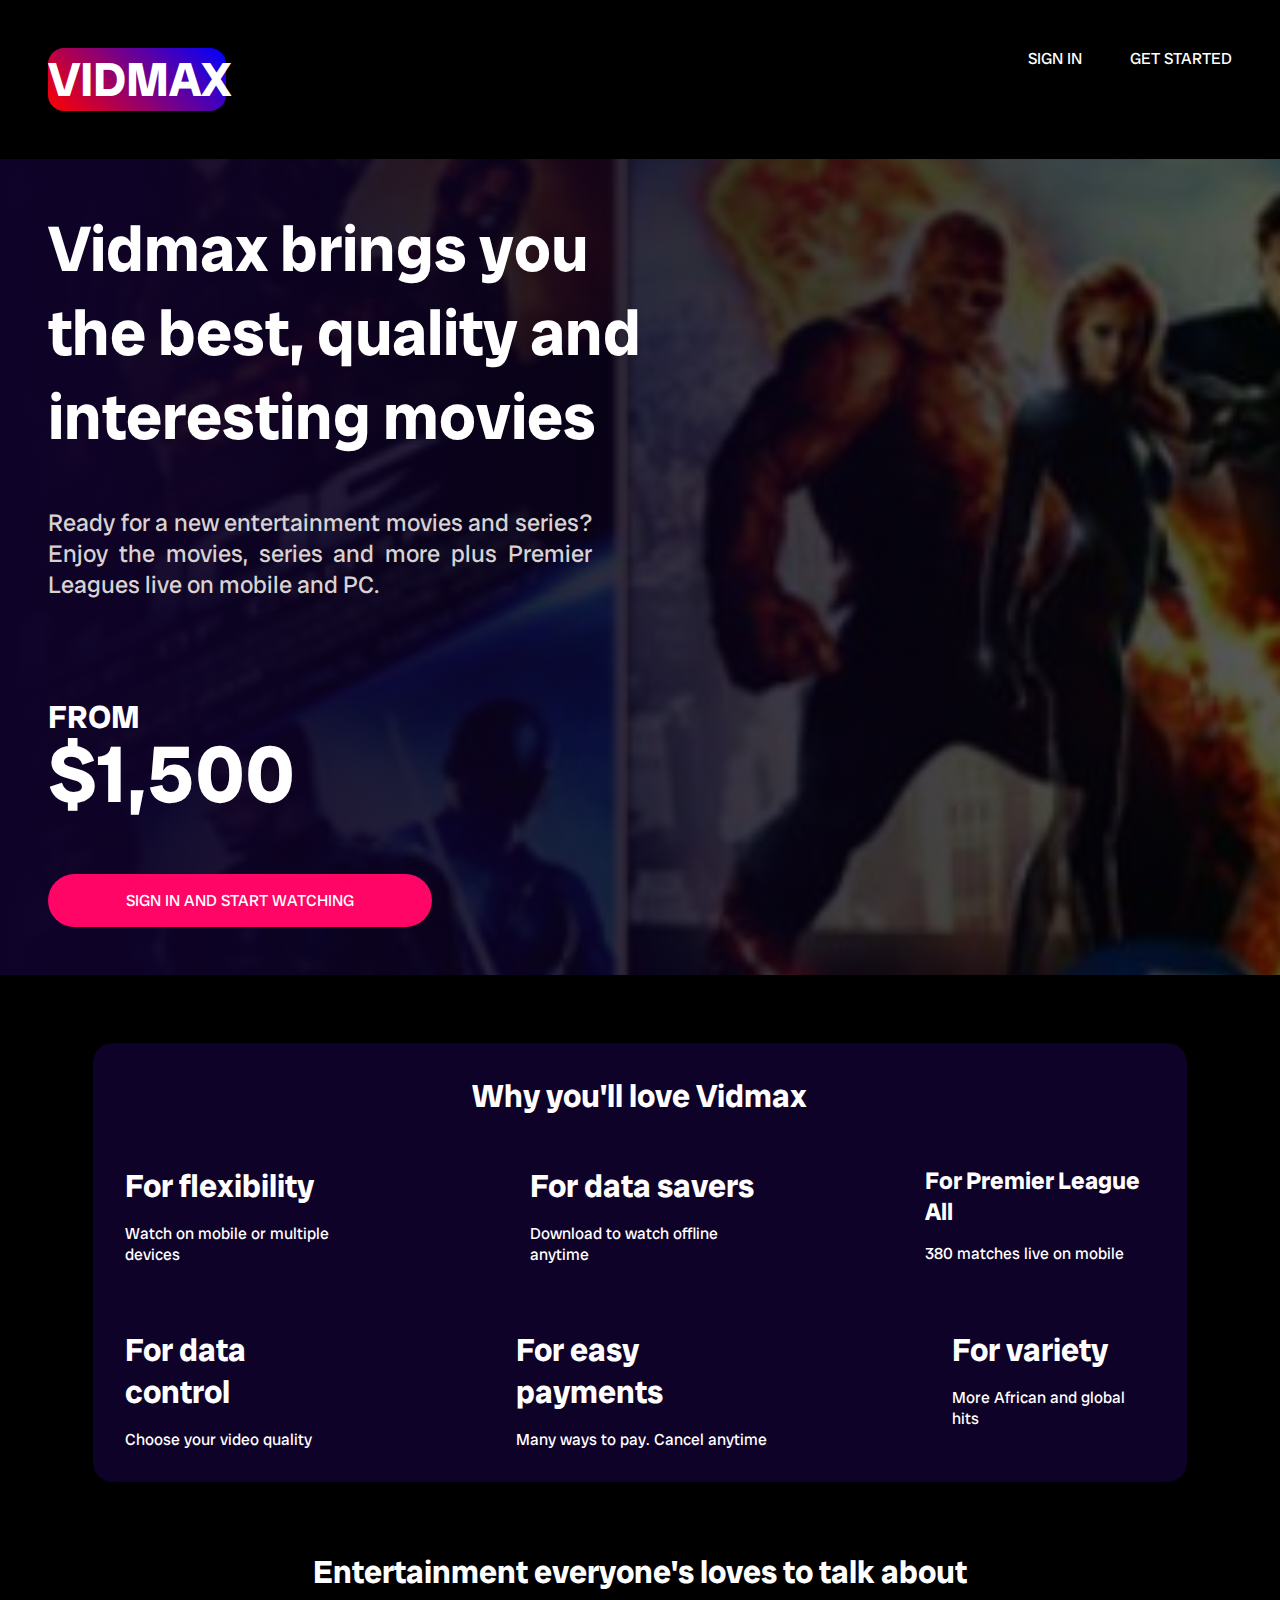
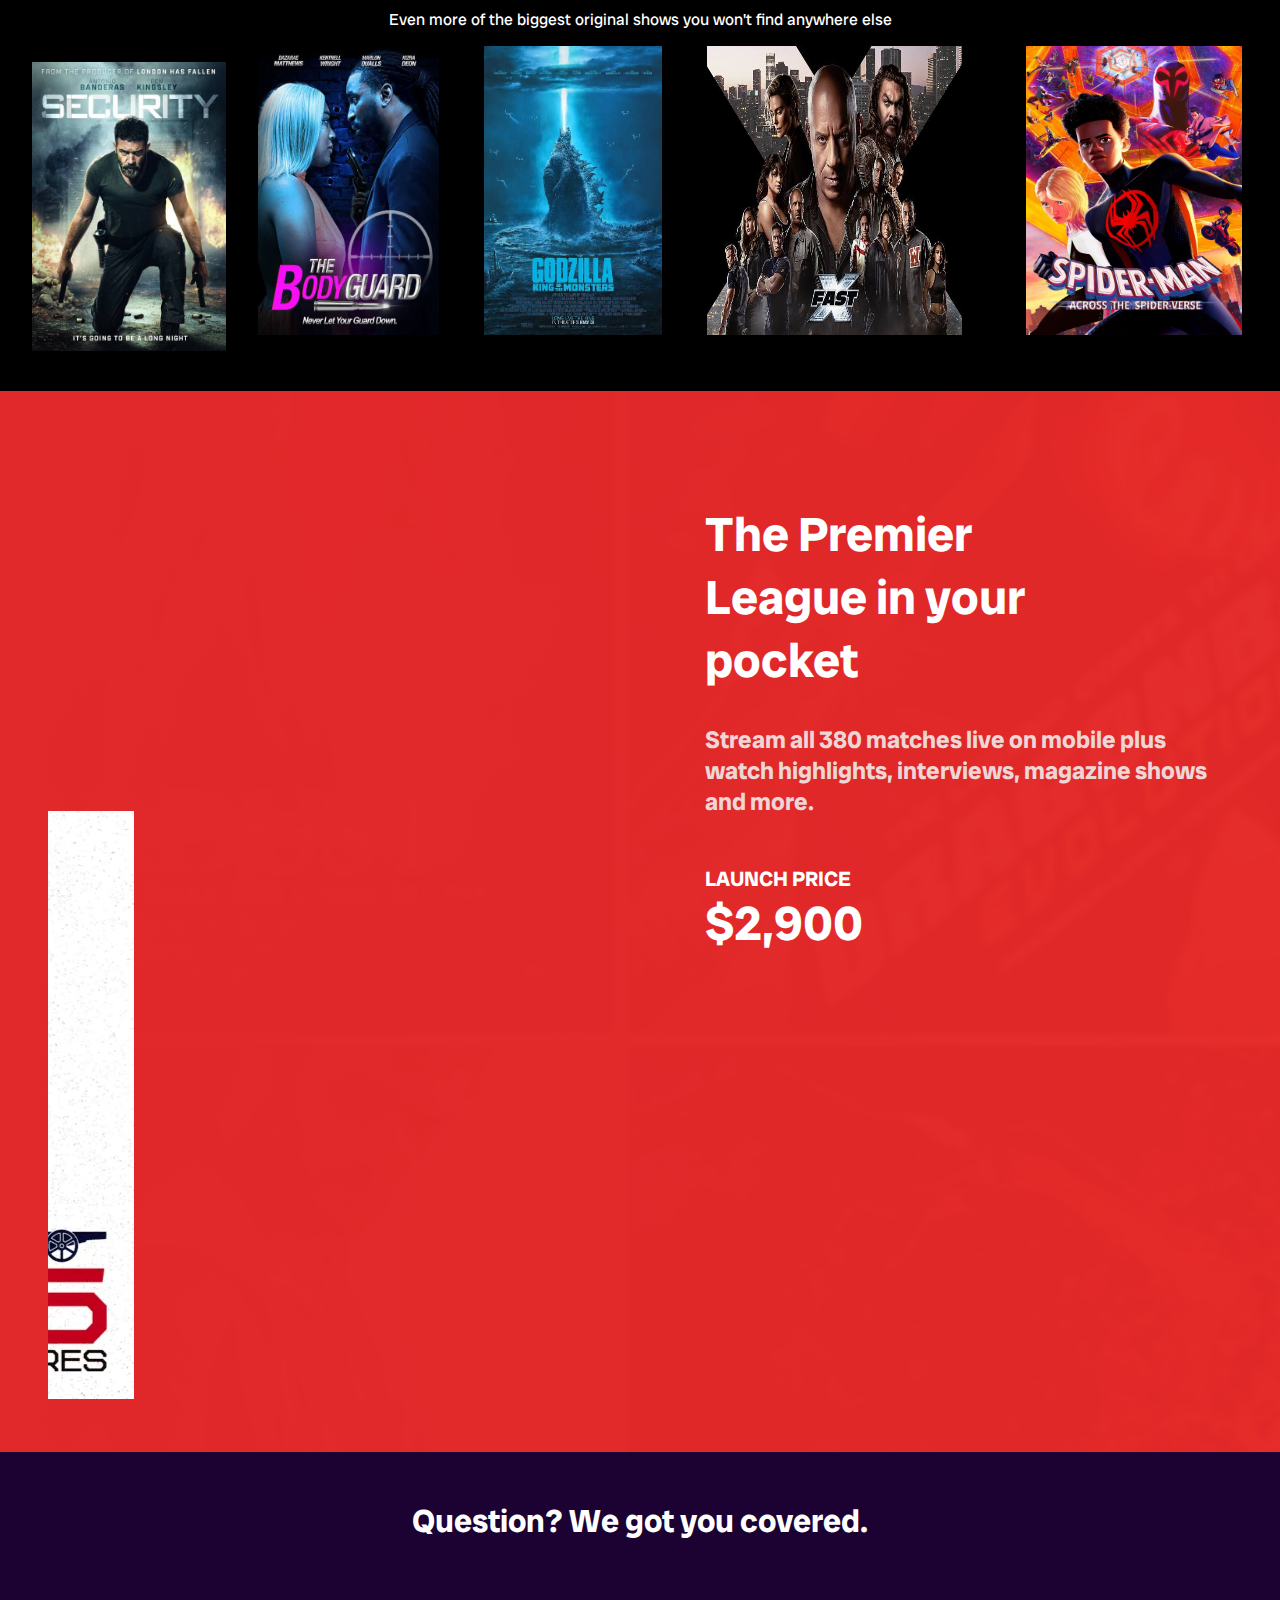
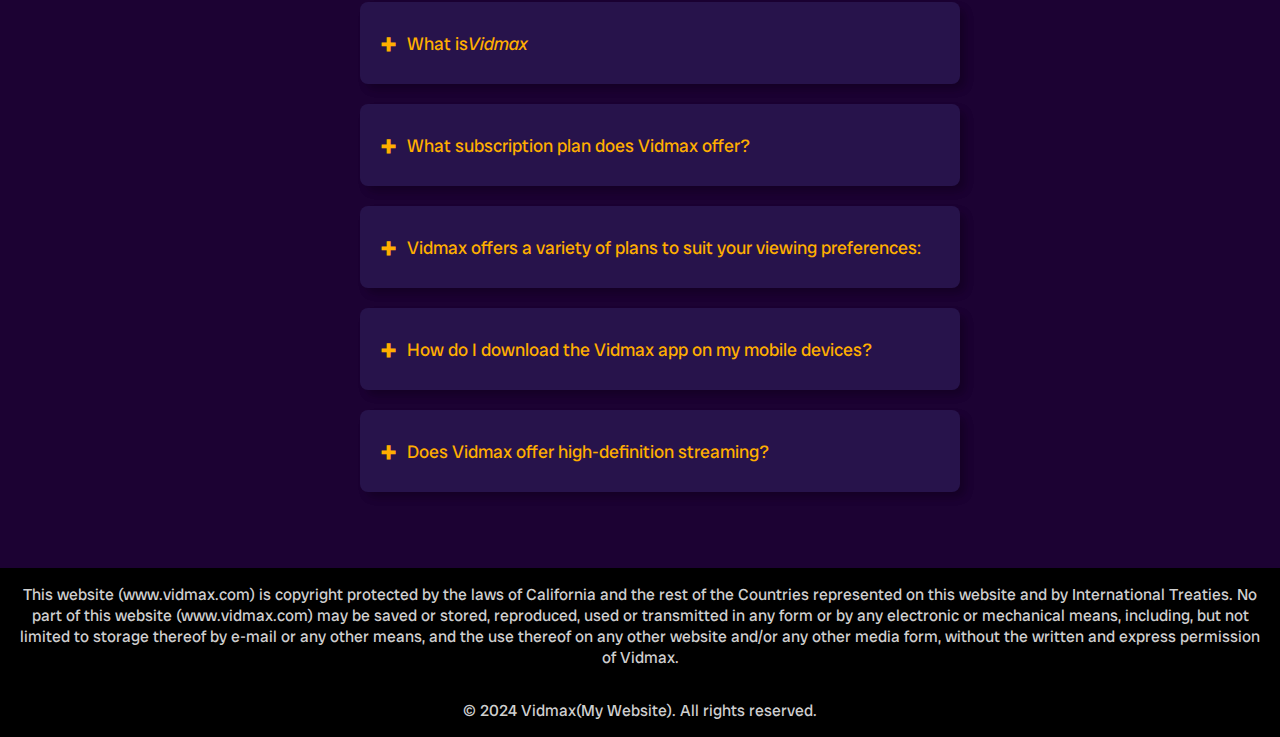
<file: index.html>
<!DOCTYPE html>
<html lang="en">
  <head>
    <meta charset="UTF-8" />
    <meta name="viewport" content="width=device-width, initial-scale=1.0" />
    <title>My Web Page</title>
    <link rel="stylesheet" href="./style.css" />
    <link rel="stylesheet" href="./sign in.html">
    <link rel="stylesheet" href="./about us.html">
    <!-- <link href='https://unpkg.com/boxicons@2.1.4/css/boxicons.min.css' rel='stylesheet'> -->

  </head>
  <body>
  
    <section class="container">
      <div class="left">
        <div class="name">
          <h1>vidmax</h1>
        </div>

        <nav>
          <ul class="list">
            <li><a href="sign in.html">SIGN IN</a></li>
            <li><a href="about us.html">GET STARTED</a></li>
          </ul>
        </nav>
      </div>

      <div class="right">
        <h1>Vidmax brings you the best, quality and interesting movies</h1>
        <p>
          Ready for a new entertainment movies and series? Enjoy the movies,
          series and more plus Premier Leagues live on mobile and PC.
        </p>
        <h2>FROM </h2>
        <h3>$1,500 </h3>
        <button><a href="#">SIGN IN AND START WATCHING</a></button>
      </div>
        <div class="down">
            <div class="reason">
                <h1>Why you'll love Vidmax</h1> 

                <div class="direction">
                    <div class="first">
                        <h1>For flexibility </h2>
                        <p>Watch on mobile or multiple devices</p>
                    </div>

                    <div class="second">
                        <h1>For data savers</h3> 
                       <p>Download to watch offline anytime </p>
                    </div>
                 
                    <div class="third">
                        <h1>For Premier League All</h4>
                        <p>380 matches live on mobile </p>
                    </div>
                </div>

                  <div class="direction-2">
                        <div class="fourth">
                            <h1>For data control</h5>
                            <p>Choose your video quality</p>
                        </div>
                     
                        <div class="fifth">
                            <h1>For easy payments</h6> 
                            <p>Many ways to pay. Cancel anytime</p>
                        </div>
                    
                        <div class="sixth">
                            <h1>For variety</h1>
                            <p>More African and global hits</p>
                         </div>
                  </div>
            </div>
        </div>
      <div class="movies">
        <h1>Entertainment everyone's loves to talk about</h1>
        <p>Even more of the biggest original shows you won't find anywhere else</p>
      </div>
      <div class="images">
        <div class="image1">
          <img src="./Image 1.jpeg" alt="">
        </div>
        <div class="image2">
          <img src="./Image 2.jpeg" alt="">
        </div>
        <div class="image3">
          <img src="./Image 3.jpeg" alt="">
        </div>
        <div class="image4">
          <img src="./Image 4.jpeg" alt="">
        </div>
        <div class="image5">
          <img src="./spiderman.jpg" alt="">
        </div>
      </div>

      <div class="premier">
        <marquee behavior="" direction="right" scrollamount="10"><img src="./premier2.webp" alt="">
        <img src="./premier4.webp" alt="">
      </marquee>
        <div class="price">
          <h1>The Premier League
            in your pocket</h1>
          <h2>Stream all 380 matches live on mobile plus watch highlights, interviews, magazine shows and more.</h2>
            <h3>LAUNCH PRICE</h3>
            <p>$2,900</p>
        </div>
      </div>

      <div class="accord">
        <h1>Question? We got you covered.</h1>
      <ul class="accordion">
        <li>
          <input type="radio" name="accordion" id="first" />
          <label for="first" style="color: rgb(255, 174, 0);">What is <i>Vidmax</i></label>
          <div class="content">
            <p>
              <i><b>Vidmax</b></i> is an ad-free video-on-demand service that brings you a wide array 
              of series, movies, documentaries, Vidmax Originals, kids’ shows, and Premier 
              League games. With one low monthly price, you get unlimited access, new content 
              added weekly, and the freedom to watch anytime. Plus, there are no contracts, so you
               can cancel whenever you wish.
            </p>
          </div>
        </li>
  
        <li>
          <input type="radio" name="accordion" id="second" />
          <label for="second" style="color: rgb(255, 174, 0);">What subscription plan does Vidmax offer?</label>
          <div class="content">
            <p>
              <i>Vidmax </i>offers a variety of plans to suit your viewing preferences:
  
              <i>Vidmax </i>Entertainment plan for all devices
              This is the standard <i>Vidmax</i> plan that offers customers a range of series, movies, 
              kids’ shows, documentaries including <i>Vidmax</i> Originals, MultiChoice originals, and shows 
              from NBC, HBO, Sony, BBC, Sky, Peacock, and other networks on up to five different devices, 
              with two simultaneous streams.
  
              <i>Vidmax</i> Entertainment Mobile plan
               This is the mobile version of the <i>Vidmax</i> Entertainment plan, and it offers customers the
               same content at half the price, available on one mobile device.
  
              <i>Vidmax</i> Premier League Mobile
               This mobile-only plan includes live streaming of every Premier League match, match highlights,
               behind-the-scenes content, talk shows, interviews, and more. Please note that this plan is available 
               only on mobile devices.
            </p>
          </div>
        </li>
  
        <li>
          <input type="radio" name="accordion" id="third" />
          <label for="third" style="color: rgb(255, 174, 0);"> Vidmax offers a variety of plans to suit your viewing preferences:</label>
          <div class="content">
            <p>
              <i>Vidmax </i> Entertainment plan for all devices
              This is the standard Vidmax plan that offers customers a range of series, movies, 
              kids’ shows, documentaries including <i>Vidmax</i> Originals, MultiChoice originals, and shows.
  
              
              <i>Vidmax </i> Entertainment Mobile plan
              This is the mobile version of the <i>Vidmax </i> Entertainment plan, and it offers 
              customers the same content at half the price, available on one mobile device.
              
              <i>Vidmax</i> Premier League Mobile
              This mobile-only plan includes live streaming of every Premier League match, 
              match highlights, behind-the-scenes content, talk shows, interviews, and more. 
              <i>Please note that this plan is available only on mobile devices.</i>
            </p>
          </div>
        </li>
  
        <li>
          <input type="radio" name="accordion" id="fourth" />
          <label for="fourth" style="color: rgb(255, 174, 0);;"> How do I download the Vidmax app on my mobile devices?</label>
          <div class="content">
            <p>
              Visit the App Store, Google Play or Huawei app Store on your device.
              Launch the App Store, Google Play or Huawei App Store on your device.
              Search for Vidmax.
              Install the free Vidmax app that appears in the search results.
              Log in with your Vidmax account to enjoy seamless streaming and downloading.
              (You will need to have set up your account on the website Vidmax.com before logging in on the app.)
            </p>
          </div>
        </li>
  
        <li>
          <input type="radio" name="accordion" id="fifth" />
          <label for="fifth" style="color: rgb(255, 174, 0);;"> Does Vidmax offer high-definition streaming?</label>
          <div class="content">
            <p>
              Yes, Vidmax has embraced higher viewing resolutions for better quality images.
               All content is available at 1080p or above, ensuring that you enjoy your favourite shows
               and movies in crisp, clear high definition.
            </p>
          </div>
        </li>
      </ul>
    </div>

      <footer class="foot">
        <h1>This website (www.vidmax.com) is copyright protected by the laws of California and
         the rest of the Countries represented on this website and by International Treaties.
          No part of this website (www.vidmax.com) may be saved or stored, reproduced, used or transmitted
           in any form or by any electronic or mechanical means, including, but not limited to storage thereof
            by e-mail or any other means, and the use thereof on any other website and/or any other media form, 
            without the written and express permission of Vidmax.</h1>
        <p>© 2024 Vidmax(My Website). All rights reserved.</p>
          </footer>
    </section>
  </body>
</html>
</file>
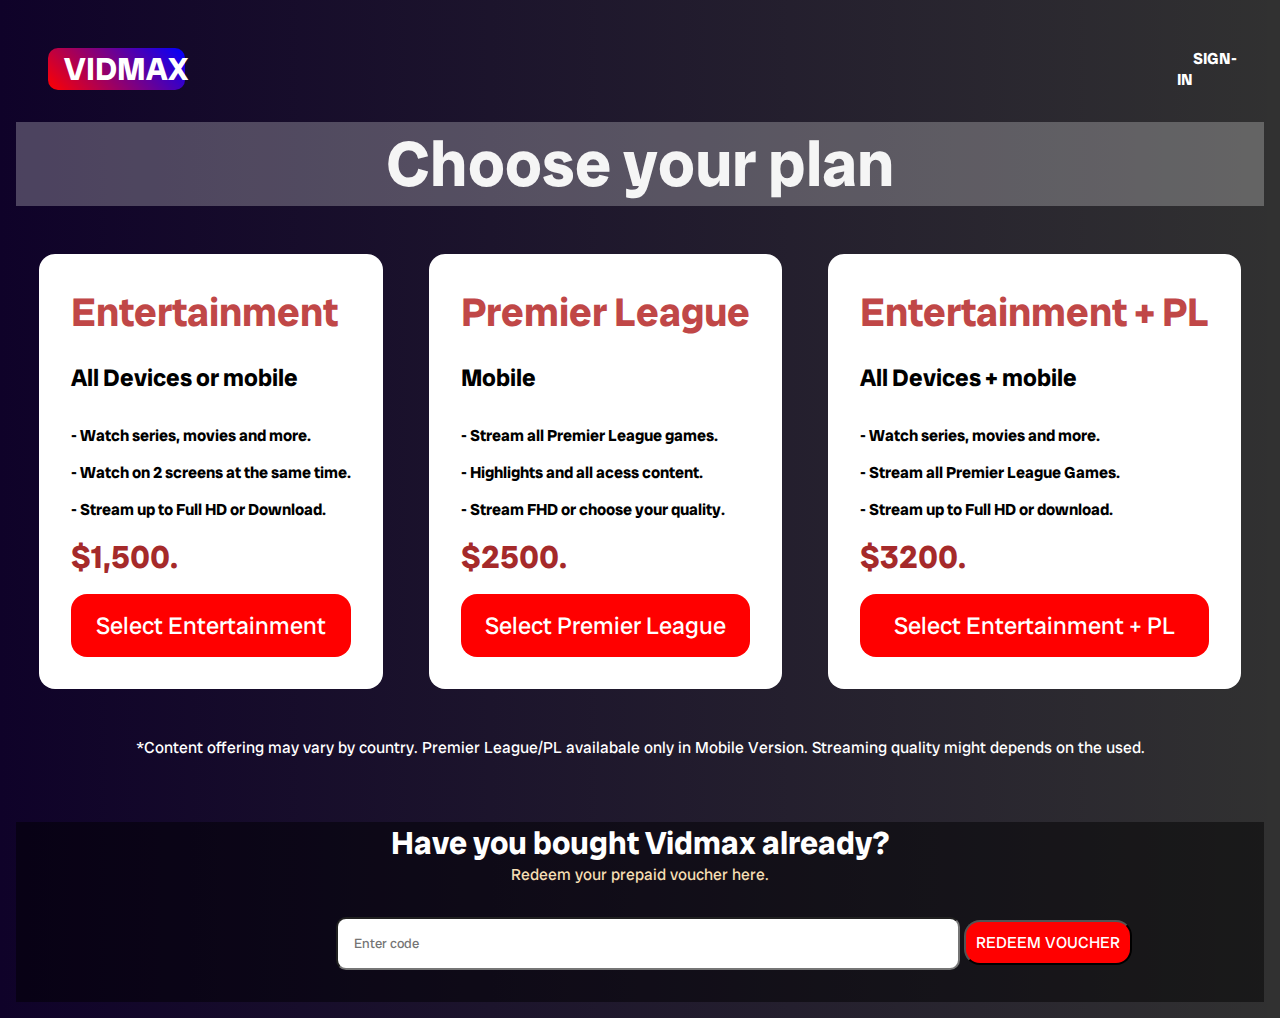
<file: about us.html>
<!DOCTYPE html>
<html lang="en">
  <head>
    <meta charset="UTF-8" />
    <meta name="viewport" content="width=device-width, initial-scale=1.0" />
    <title>About us</title>
    <link rel="stylesheet" href="./about us.css"/>
    <link rel="stylesheet" href="./index.html">
  </head>
  <body>
    <section class="container">
      <div class="flex">
        <ul class="home">
          <li><a href="index.html">VIDMAX</a> </li>
        </ul>
        <ul class="sign">
          <li><a href="sign in.html">SIGN-IN</a></li>
        </ul>
      </div>
      
      <div class="plan">
        Choose your plan
      </div>
      <div class="Start">
        <div class="one">
          <h1>Entertainment</h1>
          <h2>All Devices or mobile</h2>
          <h3>- Watch series, movies and more.</h3>
          <h4>- Watch on 2 screens at the same time.</h4>
          <h5>- Stream up to Full HD or Download.</h5>
          <h6>$1,500.</h6>
          <button>Select Entertainment</button>
        </div>
       
        <div class="two">
          <h1>Premier League</h1>
          <h2>Mobile</h2>
          <h3>- Stream all Premier League games.</h3>
          <h4>- Highlights and all acess content.</h4>
          <h5>- Stream FHD or choose your quality.</h5>
          <h6>$2500.</h6>
          <button>Select Premier League</button>
        </div>
        
        <div class="three">
          <h1>Entertainment + PL</h1>
          <h2>All Devices + mobile</h2>
          <h3>- Watch series, movies and more.</h3>
          <h4>- Stream all Premier League Games.</h4>
          <h5>- Stream up to Full HD or download.</h5>
          <h6>$3200.</h6>
          <button>Select Entertainment + PL</button>
        </div>
      </div>
  
      <div class="description">
        *Content offering may vary by country. Premier League/PL availabale only in Mobile Version. Streaming
        quality might depends on the used.
      </div>

      <div class="redeem">
        <h1>Have you bought Vidmax already?</h1>
        <p>Redeem your prepaid voucher here.</p>
        <input type="text" placeholder="Enter code">
        <button class="press">REDEEM VOUCHER</button>
      </div>
    </section>
    
    
  </body>
</html>
</file>
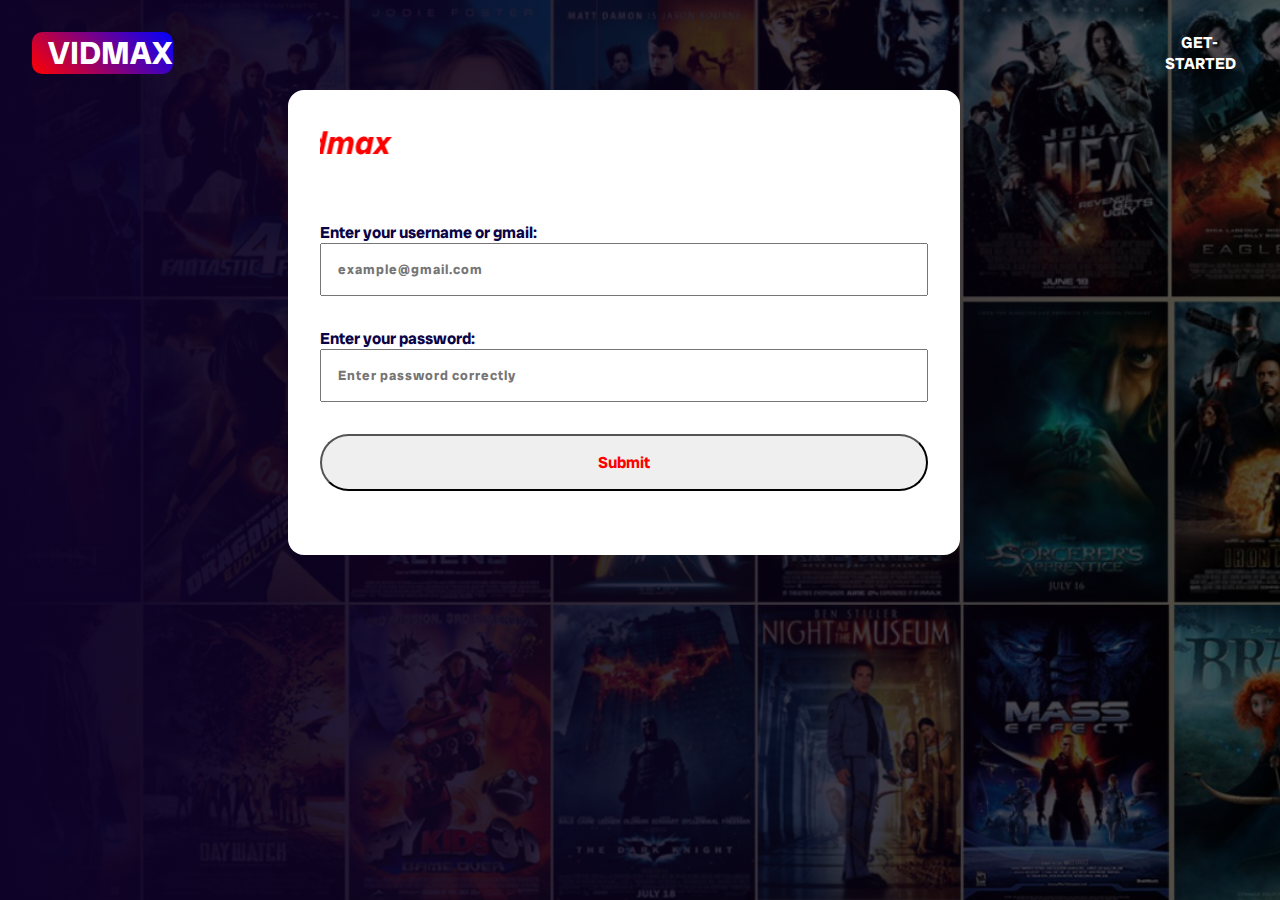
<file: sign in.html>
<!DOCTYPE html>
<html lang="en">
<head>
    <meta charset="UTF-8">
    <meta name="viewport" content="width=device-width, initial-scale=1.0">
    <title>SIGN IN</title>
    <link rel="stylesheet" href="./sign-in.css">
    <link rel="stylesheet" href="index.html">
</head>
<body>
        <div class="adjust">
            <ul class="home">
                <li><a href="index.html">VIDMAX</a> </li>
            </ul>
            <ul class="get-started">
                <li><a href="about us.html">GET-STARTED</a></li>
              </ul>
        </div>

            <div class="entry">
                <form>
                    <div class="new">
                       <marquee behavior="scroll" direction="right" scrollamount="10">Welcome to <i>Vidmax</i></marquee> 
                    </div>
                    <label for="text">Enter your username or gmail:</label>
                    <input type="text" placeholder="example@gmail.com" required>
                    <label for="text">Enter your password:</label>
                    <input type="text" placeholder="Enter password correctly" required>
                    <input type="submit" value="submit">
                </form>
            </div>
    
</body>
</html>
</file>
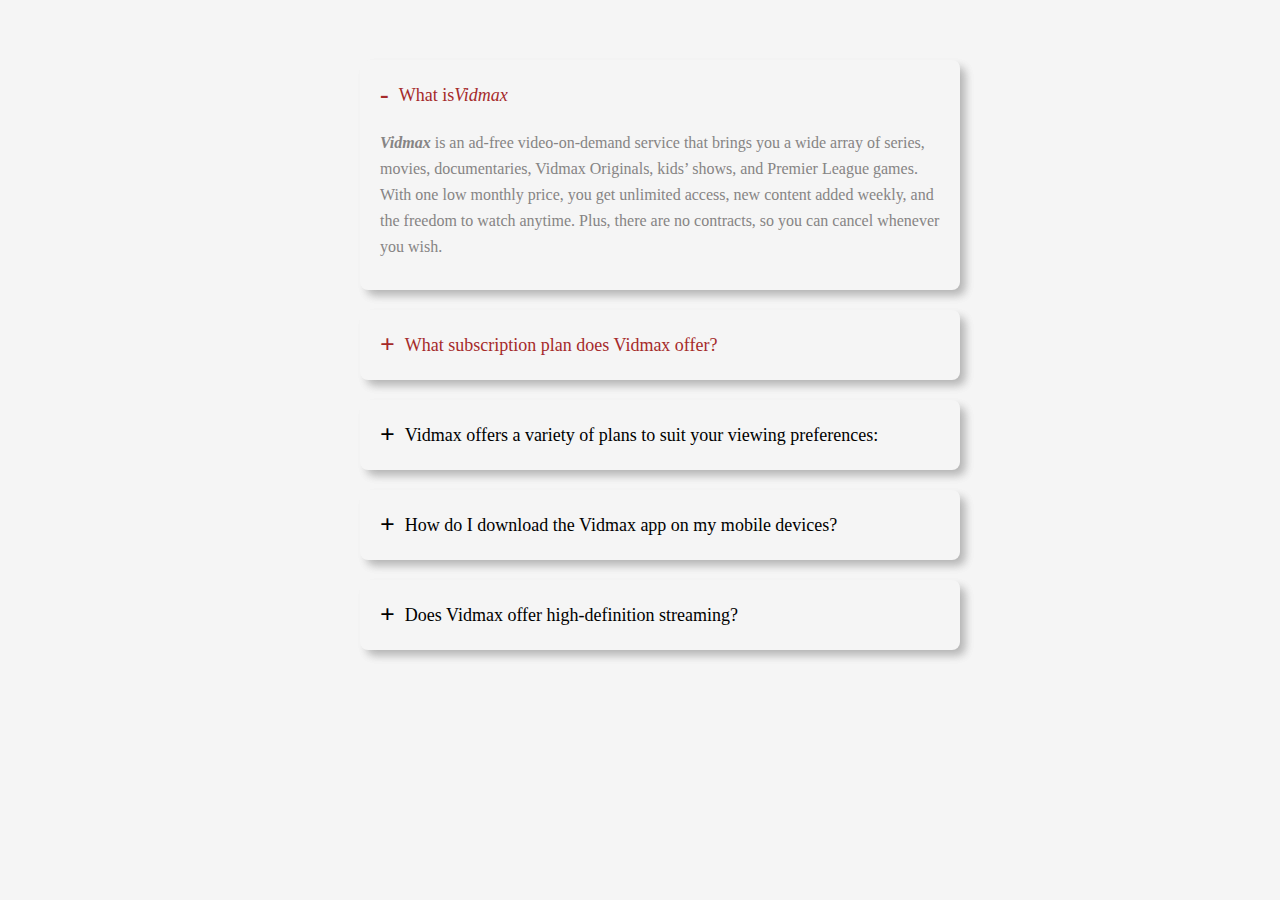
<file: css/accordion.html>
<!DOCTYPE html>
<html lang="en">
  <head>
    <meta charset="UTF-8" />
    <meta name="viewport" content="width=device-width, initial-scale=1.0" />
    <title>Accordion</title>
    <link rel="stylesheet" href="style.css" />
  </head>
  <body>
    <ul class="accordion">
      <li>
        <input type="radio" name="accordion" id="first" checked />
        <label for="first" style="color: brown;">What is <i>Vidmax</i></label>
        <div class="content">
          <p>
            <i><b>Vidmax</b></i> is an ad-free video-on-demand service that brings you a wide array 
            of series, movies, documentaries, Vidmax Originals, kids’ shows, and Premier 
            League games. With one low monthly price, you get unlimited access, new content 
            added weekly, and the freedom to watch anytime. Plus, there are no contracts, so you
             can cancel whenever you wish.
          </p>
        </div>
      </li>

      <li>
        <input type="radio" name="accordion" id="second" />
        <label for="second" style="color: brown;">What subscription plan does Vidmax offer?</label>
        <div class="content">
          <p>
            <i>Vidmax </i>offers a variety of plans to suit your viewing preferences:

            <i>Vidmax </i>Entertainment plan for all devices
            This is the standard <i>Vidmax</i> plan that offers customers a range of series, movies, 
            kids’ shows, documentaries including <i>Vidmax</i> Originals, MultiChoice originals, and shows 
            from NBC, HBO, Sony, BBC, Sky, Peacock, and other networks on up to five different devices, 
            with two simultaneous streams.

            <i>Vidmax</i> Entertainment Mobile plan
             This is the mobile version of the <i>Vidmax</i> Entertainment plan, and it offers customers the
             same content at half the price, available on one mobile device.

            <i>Vidmax</i> Premier League Mobile
             This mobile-only plan includes live streaming of every Premier League match, match highlights,
             behind-the-scenes content, talk shows, interviews, and more. Please note that this plan is available 
             only on mobile devices.
          </p>
        </div>
      </li>

      <li>
        <input type="radio" name="accordion" id="third" />
        <label for="third"> Vidmax offers a variety of plans to suit your viewing preferences:</label>
        <div class="content">
          <p>
            <i>Vidmax </i> Entertainment plan for all devices
            This is the standard Showmax plan that offers customers a range of series, movies, 
            kids’ shows, documentaries including <i>Vidmax</i> Originals, MultiChoice originals, and shows.

            
            <i>Vidmax </i> Entertainment Mobile plan
            This is the mobile version of the <i>Vidmax </i> Entertainment plan, and it offers 
            customers the same content at half the price, available on one mobile device.
            
            <i>Vidmax</i> Premier League Mobile
            This mobile-only plan includes live streaming of every Premier League match, 
            match highlights, behind-the-scenes content, talk shows, interviews, and more. 
            <i>Please note that this plan is available only on mobile devices.</i>
          </p>
        </div>
      </li>

      <li>
        <input type="radio" name="accordion" id="fourth" />
        <label for="fourth"> How do I download the Vidmax app on my mobile devices?</label>
        <div class="content">
          <p>
            Visit the App Store, Google Play or Huawei app Store on your device.
            Launch the App Store, Google Play or Huawei App Store on your device.
            Search for Vidmax.
            Install the free Vidmax app that appears in the search results.
            Log in with your Vidmax account to enjoy seamless streaming and downloading.
            (You will need to have set up your account on the website Vidmax.com before logging in on the app.)
          </p>
        </div>
      </li>

      <li>
        <input type="radio" name="accordion" id="fifth" />
        <label for="fifth"> Does Vidmax offer high-definition streaming?</label>
        <div class="content">
          <p>
            Yes, Showmax has embraced higher viewing resolutions for better quality images.
             All content is available at 1080p or above, ensuring that you enjoy your favourite shows
             and movies in crisp, clear high definition.
          </p>
        </div>
      </li>
    </ul>
  </body>
</html>
</file>
<file: style.css>
@import url('https://fonts.googleapis.com/css2?family=Alata&family=Barlow+Semi+Condensed:ital,wght@0,100;0,200;0,300;0,400;0,500;0,600;0,700;0,800;0,900;1,100;1,200;1,300;1,400;1,500;1,600;1,700;1,800;1,900&family=Epilogue:ital,wght@0,100..900;1,100..900&family=Hanken+Grotesk:ital,wght@0,100..900;1,100..900&family=Inter:wght@100..900&family=Josefin+Sans:ital,wght@0,100..700;1,100..700&family=Kumbh+Sans:wght@100..900&family=League+Spartan:wght@100..900&family=Radio+Canada+Big:ital,wght@0,400..700;1,400..700&display=swap');
*{
    padding: 0;
    margin: 0;
    box-sizing: border-box;
    font-family: "Radio Canada Big", sans-serif;
}
/* body{
    width: 100%;
    height: 100%;
    margin: none;
} */
.container{
    background-image: linear-gradient(to right, rgb(15, 2, 41), rgba(0, 0, 0, 0.651)), url(background\ new.jpg_large);
    background-repeat: no-repeat;
    background-size: cover;
    width:100%;
    height: 100%;
    margin: none;
   
}
.name{
    background-image: linear-gradient(45deg, red, blue);
    border-radius: 1rem;
    width: 15%;
    text-align: center;
    color: white;
    font-size: 1.5rem;
    text-transform: uppercase;
}
.list{
    display: flex;
    gap: 3rem;
    font-size: 1rem;
}
.list li >a{
    text-decoration: none;
    color: white;
}
.list >li >a:hover{
    cursor: pointer;
    border-bottom: white 3px solid;
    color:rgb(226, 38, 164);

}
.left{
    display: flex;
    justify-content: space-between;
    background-color: black;
    padding: 3rem;
}
.right{
    width: 100%;
    height: 100%;
}
.right >h1{
    font-size: 4rem;
    color: white;
    width: 55%;
    padding: 3rem;
    margin-bottom: -3rem;
}
.right >p{
    font-size: 1.5rem;
    color: rgb(216, 210, 210);
    width: 50%;
    padding: 3rem;
    text-align: justify;
    margin-bottom: -2rem;
}
.right >h2{
    font-size: 2rem;
    color: white;
    padding: 3rem;
    margin-top: 2rem;
    margin-bottom: -7rem;
}
.right >h3{
    font-size: 5rem;
    color: white;
    padding: 3rem;
    margin-bottom: -3rem;
}
.right >button{
    background-color: rgb(255, 5, 101);
    border-radius: 30px;
    padding: 1rem;
    margin: 3rem;
    font-size: 1rem;
    color: white;
    width: 30%;
    border: none;
}
.right >button:hover{
    cursor: pointer;
    background-color: rgb(167, 1, 1);
}
.right >button >a{
    text-decoration: none;  
    color: white;
}
.down{
    background-color: black;
    width: 100%;
    /* height: 100%; */
    padding: 2rem;
}
.reason{
    background-color: rgb(15, 2, 41);
    margin: 3% auto;
    width: 90%;
    padding: 2rem;
    border-radius: 20px;
}
.reason >h1{
    text-align: center;
    font-size: 2rem;
    color: white;
    margin-bottom: 3rem;
}
.direction{
    display: flex;
    gap: 10rem;
    margin-bottom: 4rem;
}
.first >h1{
    color: rgb(255, 255, 255);
    font-size: 2rem;
    margin-bottom: 1rem;
}
.first >p{
    color: rgb(255, 255, 255);
    font-size: 1rem;
}
.second >h1{
    color: rgb(255, 253, 253);
    font-size: 2rem;
    margin-bottom: 1rem;
}
.second >p{
    color: rgb(255, 255, 255);
    font-size: 1rem;
}
.third >h1{
    color: rgb(255, 255, 255);
    font-size: 1.5rem;
    margin-bottom: 1rem;
}
.third >p{
    color: rgb(255, 255, 255);
    font-size: 1rem;
}
.direction-2{
    display: flex;
    gap: 10rem;
}
.fourth >h1{
    color: rgb(255, 255, 255);
    font-size: 2rem;
    margin-bottom: 1rem;
}
.fourth >p{
    color: rgb(255, 255, 255);
    font-size: 1rem;
}
.fifth >h1{
    color: rgb(255, 255, 255);
    font-size: 2rem;
    margin-bottom: 1rem;
}
.fifth >p{
    color: rgb(255, 255, 255);
    font-size: 1rem;
}
.sixth >h1{
    color: rgb(255, 255, 255);
    font-size: 2rem;
    margin-bottom: 1rem;
}
.sixth >p{
    color: rgb(255, 255, 255);
    font-size: 1rem;
}
.movies{
    background-color: black;
    height: 100%;
}
.movies >h1{
    font-size: 2rem;
    color: white;
    text-align: center;
}
.movies >p{
    font-size: 1rem;
    color: white;
    text-align: center;
    margin-top: 1rem;
}
.images{
    background-color: black;
    display: flex;
    justify-content: space-between;
}
.image1 >img{
    width: 80%;
    margin: 2rem;
    height: 80%;
}
.image2 >img{
    width: 80%;
    margin: 1rem;
    height: 80%;
}
.image3 >img{
    width: 80%;
    margin: 1rem;
    height: 80%;
}
.image4 >img{
    width: 80%;
    margin: 1rem;
    height: 80%;
}
.image5 >img{
    width: 80%;
    margin: 1rem;
    height: 80%;
}
.premier{
    background-color: rgba(240, 43, 43, 0.932);
    display: flex;
    width: 100%;
    padding: 3rem;
}
.premier >img{
    width: 50%;
}
.price{
    margin-left: 5rem;
}
.price h1{
    color: rgb(255, 255, 255);
    width: 75%;
    font-size: 3rem;
    margin-top: 4rem;
}
.price h2{
    color: rgb(238, 214, 214);
    width: 100%;
    font-size: 1.5rem;
    margin-top: 2rem;
}
.price h3{
    color: rgb(255, 255, 255);
    width: 75%;
    font-size: 1.3rem;
    margin-top: 3rem;
}
.price p{
    color: rgb(255, 255, 255);
    width: 75%;
    font-size: 3rem;
    font-weight: bold;
}
.accord{
    background-color: rgb(28, 2, 51);
    padding: 1rem;
}
.accord h1{
    color: white;
    text-align: center;
    margin-top: 2rem;
    font-size: 2rem;
}
.accordion{
    margin: 60px auto;
    width: 600px;
}
.accordion >li{
    list-style: none;
    width: 100%;
    margin: 20px;
    padding: 10px;
    border-radius: 8px;
    background: rgb(39, 19, 75);
    box-shadow: 6px 6px 10px -1px rgba(0, 0, 0, 0.15),
                6px 6px 10px -1px rgba(0, 0, 0, 0.15);

}
.accordion li label{
    display: flex;
    align-items: center;
    padding: 10px;
    font-size: 18px;
    cursor: pointer;
}
label::before{
    content: '+';
    margin-right: 10px;
    font-size: 2rem;
    font-weight: 600;
}
input[type="radio"]{
    display: none;
}
.accordion .content{
    color: rgb(255, 255, 255);
    padding: 0 10px;
    line-height: 26px;
    max-height: 0;
    overflow: hidden;
    transition: max-height 1s, padding 0.5s;
}
.accordion input[type="radio"]:checked + label + .content{
    max-height: 400px;
    padding: 10px 10px 20px;
}
.accordion input[type="radio"]:checked + label::before{
    content: '-';
}
.foot{
    background-color: black;
}
.foot p{
    color: rgba(255, 255, 255, 0.822);
    font-size: 1rem;
    font-weight: 200;
    padding: 1rem;
    text-align: center;
}
.foot >h1{
    color: rgba(255, 255, 255, 0.822);
    font-size: 1rem;
    font-weight: 200;
    padding: 1rem;
    text-align: center;
}
@media(max-width: 480px){
    .container{
        position: relative;
        width: 100%;
        height: 100%;
    }
    .left{
        gap: 3rem;
        width: 100%;
        padding: 1rem;
    }
    .name{
        width: 30%;
        font-size: 1rem;
        border-radius: 10px;
    }
    .list{
        font-size: 15px;
    }
    .right >h1{
        width: 100%;
        font-size: 2.5rem;
        text-align: center;
    }
    .right >p{
        font-size: 1.5rem;
        width: 100%;
        text-align: center;
    }
    .right >h2{
        font-size: 1.5rem;
        text-align: center;
        margin-top: -2rem;
    }
    .right >h3{
        font-size: 3.5rem;
        margin-top: 1rem;
        text-align: center;
    }
    .right >button{
        font-size: 1rem;
        width: 80%;
    }
    .down{
        width: 100%;
        padding: 1rem;
    }
    .reason >h1{
        font-size: 1.5rem;
        padding-left: 1rem;
        text-align: center;
    }
    .direction{
        display: block;
    }
    .first >h1{
        font-size: 1.5rem;
    }
    .first >p{
        margin-bottom: 2rem;
    }
    .second >h1{
        font-size: 1.5rem;
    }
    .second >p{
        margin-bottom: 2rem;
    }
    .third >h1{
        font-size: 1.5rem;
    }
    .direction-2{
        display: block;
    }
    .fourth >h1{
        font-size: 1.5rem;
    }
    .fourth >p{
        margin-bottom: 2rem;
    }
    .fifth >h1{
        font-size: 1.5rem;
    }
    .fifth >p{
        margin-bottom: 2rem;
    }
    .sixth >h1{
        font-size: 1.5rem;
    }
    .movies >h1{
        font-size: 1.3rem;
        text-align: center;
    }
    .movies >p{
        font-size: 12px;
    }
    .images{
        display: block;
    }
    .image1 >img{
        width: 85%;
    }
    .image2 >img{
        width: 90%;
    }
    .image3 >img{
        width: 90%;
    }
    .image4 >img{
        width: 90%;
    }
    .image5 > img{
        width: 90%;
    }
    .premier{
        display: block;
        padding: 0.5rem;
    }
    .premier >img{
        width: 100%;
    }
    .price{
        margin-left: 0rem;
    }
    .price h1{
        text-align: center;
        width: 100%;
        font-size: 2rem;
    }
    .price h2{
        text-align: center;
        padding: 1rem;
    }
   .price h3{
    margin-left:2rem;
   }
   .price p{
    margin-left: 2rem;
   }
    .accord h1{
        font-size: 1.5rem;
    }
    .accordion{
        width: 90%;
        margin:3px;
    }
    .foot >p{
        font-size: 0.8rem;
    }
    .foot >h1{
        font-size: 0.8rem; 
    }
}
</file>
<file: about us.css>
@import url('https://fonts.googleapis.com/css2?family=Alata&family=Barlow+Semi+Condensed:ital,wght@0,100;0,200;0,300;0,400;0,500;0,600;0,700;0,800;0,900;1,100;1,200;1,300;1,400;1,500;1,600;1,700;1,800;1,900&family=Epilogue:ital,wght@0,100..900;1,100..900&family=Hanken+Grotesk:ital,wght@0,100..900;1,100..900&family=Inter:wght@100..900&family=Josefin+Sans:ital,wght@0,100..700;1,100..700&family=Kumbh+Sans:wght@100..900&family=League+Spartan:wght@100..900&family=Radio+Canada+Big:ital,wght@0,400..700;1,400..700&display=swap');
*{
    padding: 0;
    margin: 0;
    box-sizing: border-box;
    font-family: "Radio Canada Big", sans-serif;
}
.container{
    padding: 1rem;
    width: 100%;
    background-image: linear-gradient(to right, rgb(15, 2, 41), rgba(0, 0, 0, 0.808));
    background-repeat: no-repeat;
    background-size: cover;
    width:100%;
}
.home{
    font-size: 2rem;
    text-transform: capitalize;
    background-image: linear-gradient(45deg, red, blue);
    width: 11%;
    margin: 2rem;
    border-radius: 10px;
}
.home >li{
    display: inline;
}
.home >li>a{
    text-decoration: none;
    color: white;
    padding: 1rem;
    font-weight: bold;
}
.sign{
    font-size: 1rem;
    text-transform: capitalize;
    width: 11%;
    margin: 2rem;
    margin-left: 10rem;
    border-radius: 10px;
}
.sign >li{
    display: inline;
}
.sign >li>a{
    text-decoration: none;
    color: white;
    padding: 1rem;
    font-weight: bold;
}
.sign >li >a:hover{
    border-bottom: red 2px solid;
    color: wheat
}
.flex{
    display: flex;
    gap: 50rem;
}
.plan{
    color: whitesmoke;
    font-weight: bold;
    text-align: center;
    font-size: 4rem;
    margin-bottom: 3rem;
    background-color: rgba(245, 245, 245, 0.267);
}
.one{
    background-color: white;
    border-radius: 1rem;
    padding: 2rem;
}
.one >h1{
    font-size: 2.5rem;
    color: rgb(192, 71, 71);
}
.one >h2{
    font-size: 1.5rem;
    margin-top: 1.5rem;
    margin-bottom: 2rem;
}
.one >h3{
    font-size: 1rem;
    margin-bottom: 1rem;
}
.one >h4{
    font-size: 1rem;
    margin-bottom: 1rem;
}
.one >h5{
    font-size: 1rem;
    margin-bottom: 1rem;
}
.one >h6{
    font-size: 2rem;
    margin-bottom: 1rem;
    color: brown;
}
.one >button{
    font-size: 1.5rem;
    width: 100%;
    padding: 1rem;
    background-color: red;
    color: white;
    border: none;
    border-radius: 1rem;
}
.one >button:hover{
    cursor: pointer;
    background-color: rgb(128, 11, 11);
}
.two{
    background-color: white;
    border-radius: 1rem;
    padding: 2rem;
}
.two >h1{
    font-size: 2.5rem;
    color: rgb(192, 71, 71);
}
.two >h2{
    font-size: 1.5rem;
    margin-top: 1.5rem;
    margin-bottom: 2rem;
}
.two >h3{
    font-size: 1rem;
    margin-bottom: 1rem;
}
.two >h4{
    font-size: 1rem;
    margin-bottom: 1rem;
}
.two >h5{
    font-size: 1rem;
    margin-bottom: 1rem;
}
.two >h6{
    font-size: 2rem;
    margin-bottom: 1rem;
    color: brown;
}
.two >button{
    font-size: 1.5rem;
    width: 100%;
    padding: 1rem;
    background-color: red;
    color: white;
    border: none;
    border-radius: 1rem;
}
.two >button:hover{
    cursor: pointer;
    background-color: rgb(128, 11, 11);
}
.three{
    background-color: white;
    border-radius: 1rem;
    padding: 2rem;
}
.three >h1{
    font-size: 2.5rem;
    color: rgb(192, 71, 71);
}
.three >h2{
    font-size: 1.5rem;
    margin-top: 1.5rem;
    margin-bottom: 2rem;
}
.three >h3{
    font-size: 1rem;
    margin-bottom: 1rem;
}
.three >h4{
    font-size: 1rem;
    margin-bottom: 1rem;
}
.three >h5{
    font-size: 1rem;
    margin-bottom: 1rem;
}
.three >h6{
    font-size: 2rem;
    margin-bottom: 1rem;
    color: brown;
}
.three >button{
    font-size: 1.5rem;
    width: 100%;
    padding: 1rem;
    background-color: red;
    color: white;
    border: none;
    border-radius: 1rem;
}
.three >button:hover{
    cursor: pointer;
    background-color: rgb(128, 11, 11);
}
.Start{
    display: flex;
    justify-content: space-around;
}
.redeem{
    background-color: rgba(0, 0, 0, 0.466);
    width: 100%;
    margin-top: 3rem;
}
.redeem h1{
    color: white;
    font-size: 2rem;
    text-align: center;
}
.redeem p{
    text-align: center;
    color: wheat;
}
.redeem input{
    width: 50%;
    padding: 1rem; 
    margin-bottom: 2rem;
    cursor: pointer; 
    border-radius: 10px;
    margin-left: 20rem;
    margin-top: 2rem;
}
.press{
    background-color: red;
    font-size: 1rem;
    color: white;
    padding: 10px;
    border-radius: 1rem;
    outline: none;
}
.press:hover{
    cursor: pointer;
    background-color: brown;
}
.description{
    font-size: 1rem;
    color: white;
    margin-top: 2rem;
    padding: 1rem;
    text-align: center;
}
@media(max-width: 480px){
    .container{
        position: relative;
        width: 100%;
    }
    .flex{
        gap: 6rem;
        margin-top: -1rem;
        margin: -1rem;
    }
    .home{
        width: 30%;
        font-size: 1.5rem;
        border-radius: 10px;
        margin-bottom: 3rem;
        
    }
    .sign{
        font-size: 1rem;
        margin-left: -2rem;
        width: 50%;
        margin-top: 2.2rem;
    }
    .plan{
        width: 100%;
        font-size: 2.3rem;
    }
    .Start{
        display: block;
        padding: 1rem;
    }
    .one{
        margin-bottom: 2rem;
        margin-top: -1rem;
    }
    .two{
        margin-bottom: 2rem;
    }
    .three{
        margin-bottom: -1rem;
    }
    .redeem input{
        margin-left: 3rem;
    }
    .press{
        font-size: 10px;
        width: 30%;
    }
}
</file>
<file: sign-in.css>
@import url('https://fonts.googleapis.com/css2?family=Alata&family=Barlow+Semi+Condensed:ital,wght@0,100;0,200;0,300;0,400;0,500;0,600;0,700;0,800;0,900;1,100;1,200;1,300;1,400;1,500;1,600;1,700;1,800;1,900&family=Epilogue:ital,wght@0,100..900;1,100..900&family=Hanken+Grotesk:ital,wght@0,100..900;1,100..900&family=Inter:wght@100..900&family=Josefin+Sans:ital,wght@0,100..700;1,100..700&family=Kumbh+Sans:wght@100..900&family=League+Spartan:wght@100..900&family=Radio+Canada+Big:ital,wght@0,400..700;1,400..700&display=swap');
*{
    padding: 0;
    margin: 0;
    box-sizing: border-box;
    font-family: "Radio Canada Big", sans-serif;
}
body{
    background-image: linear-gradient(to right, rgb(15, 2, 41), rgba(0, 0, 0, 0.651)), url(background\ new.jpg_large);
    background-repeat: no-repeat;
    background-size: cover;
    width:100%;
    height: 100vh;
}
.home{
    font-size: 2rem;
    text-transform: capitalize;
    background-image: linear-gradient(45deg, red, blue);
    width: 11%;
    margin: 2rem;
    border-radius: 10px;
}
.home >li{
    display: inline;
}
.home >li>a{
    text-decoration: none;
    color: white;
    padding: 1rem;
    font-weight: bold;
}
.get-started{
    font-size: 1rem;
    text-transform: capitalize;
    width: 20%;
    margin: 2rem;
    margin-left: 10rem;
}
.get-started >li{
    display: inline;
}
.get-started >li>a{
    text-decoration: none;
    color: white;
    padding: 1rem;
    font-weight: bold;
}
.get-started >li >a:hover{
    border-bottom: red 2px solid;
    color: wheat
}
.adjust{
    display: flex;
    gap: 50rem;
}
.new{
    font-size: 2rem;
    text-align: center;
    margin-bottom: 3rem;
    color: red;
    font-weight: bold;
}
.entry{
    width: 80%;
    padding: 2rem;
    margin-left: 20%;
    margin-top: -3rem;
}
.entry >form{
    background-color: #fff;
    padding: 2rem;
    border-radius: 1rem;
    width: 70%;
    height: 30%;
}   
.entry >form >label{
    font-weight: bold;
    color: rgb(10, 3, 71);
}
.entry >form >input{
    width: 100%;
    padding: 1rem; 
    margin-bottom: 2rem;
    cursor: pointer;  
}
.entry >form >input::placeholder{
    font-weight: bold;
    letter-spacing: 1px;   
}.entry >form>input[type='submit']{
    border-radius: 2rem;
    font-size: 1rem;
    text-transform: capitalize;
    color: red;
    font-weight: bolder;
}
.entry >form>input[type='submit']:hover{
    background-color: goldenrod;
}
@media(max-width:480px){
    body{
        position: relative;
        width:100%;
        padding: 1rem;
        height: 100%;
    } .adjust{
        gap: 5rem;
        margin-top: -1rem;
    }
    .home{
        width: 30%;
        font-size: 1rem;
        border-radius: 10px;
        margin-bottom: 3rem;
        
    }
    .get-started{
        font-size: 1rem;
        margin-left: -3rem;
        width: 50%;
        margin-top: 2.2rem;
    }

    .entry{
        margin: 0.5rem;
        width: 100%;
        margin-top: -3rem;
    }
    .new{
        font-size: 1.3rem;
        text-align: center;
    }
    .home{
        font-size: 1.3rem;
        width: 25%;
    }
    .entry >form{
        width: 100%;
    }
}
</file>
<file: css/style.css>
*{
    padding: 0;
    margin: 0;
    box-sizing: border-box;
}
body{
    background: whitesmoke;
}
.accordion{
    margin: 60px auto;
    width: 600px;
}
.accordion >li{
    list-style: none;
    width: 100%;
    margin: 20px;
    padding: 10px;
    border-radius: 8px;
    background: whitesmoke;
    box-shadow: 6px 6px 10px -1px rgba(0, 0, 0, 0.15),
                6px 6px 10px -1px rgba(0, 0, 0, 0.15);

}
.accordion li label{
    display: flex;
    align-items: center;
    padding: 10px;
    font-size: 18px;
    cursor: pointer;
}
label::before{
    content: '+';
    margin-right: 10px;
    font-size: 26px;
    font-weight: 600;
}
input[type="radio"]{
    display: none;
}
.accordion .content{
    color: rgb(134, 132, 132);
    padding: 0 10px;
    line-height: 26px;
    max-height: 0;
    overflow: hidden;
    transition: max-height 1s, padding 0.5s ease-in-out 1s;
}
.accordion input[type="radio"]:checked + label + .content{
    max-height: 400px;
    padding: 10px 10px 20px;
}
.accordion input[type="radio"]:checked + label::before{
    content: '-';
}
</file>
